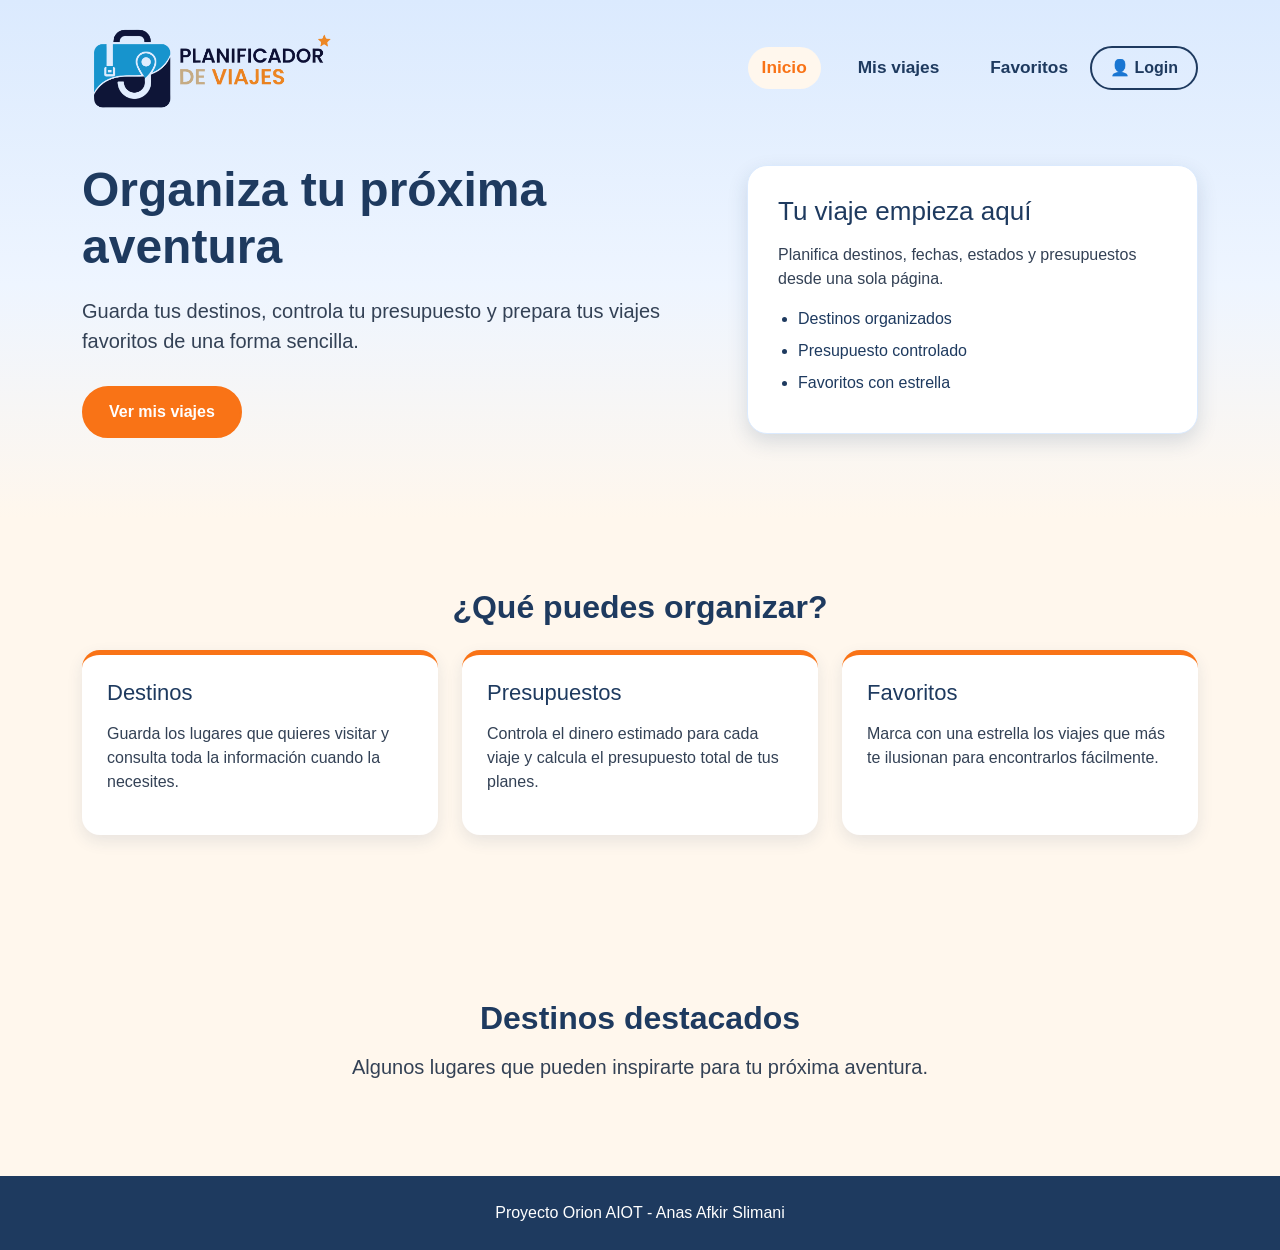
<file: frontend/index.html>
<!doctype html>
<html lang="es">
    <head>
        <meta charset="UTF-8" />
        <meta name="viewport" content="width=device-width, initial-scale=1.0" />
        <title>Planificador de Viajes</title>
        
        <!--Enlace para libreria de Bootstrap-->
        <link href="https://cdn.jsdelivr.net/npm/bootstrap@5.3.0/dist/css/bootstrap.min.css" rel="stylesheet"/>
        <link rel="stylesheet" href="style.css"/>

    </head>

    <body class="pagina-index">
        <div id="contenedor-header"></div>

        <main>
            <section class="container seccion-info">
                <h2>¿Qué puedes organizar?</h2>
                <div id="contenedor-info" class="row mt-4"></div>
            </section>

            <section class="container seccion-destinos">
                <h2>Destinos destacados</h2>

                <p class="texto-seccion">Algunos lugares que pueden inspirarte para tu próxima aventura.</p>

                <div id="contenedor-destinos" class="row mt-4"></div>
            </section>

        </main>

        <div id="contenedor-footer"></div>

        <!--Sirve para conectar mi archivo js con mi pagina html-->

        <script src="config.js"></script>

        <script src="api.js"></script>
        <script src="estructura.js"></script>
        
        <!--Como el navbar se crea en estructura.js lo ponemos despues-->
        <!-- Cargo auth.js para usar login, registro, logout y perfil -->
        <script src="auth.js"></script>
        <!-- Cargo navbar-auth.js para mostrar Login, Registro o Cerrar sesión según el usuario --> 
        <script src="navbar-auth.js"></script>

        <script src="modal.js"></script>
        <script src="campos.js"></script>
        <script src="formulario.js"></script>
        <script src="paginacion.js"></script>
        <script src="filtros.js"></script>
        <script src="app.js"></script>

    </body>
</html>
</file>
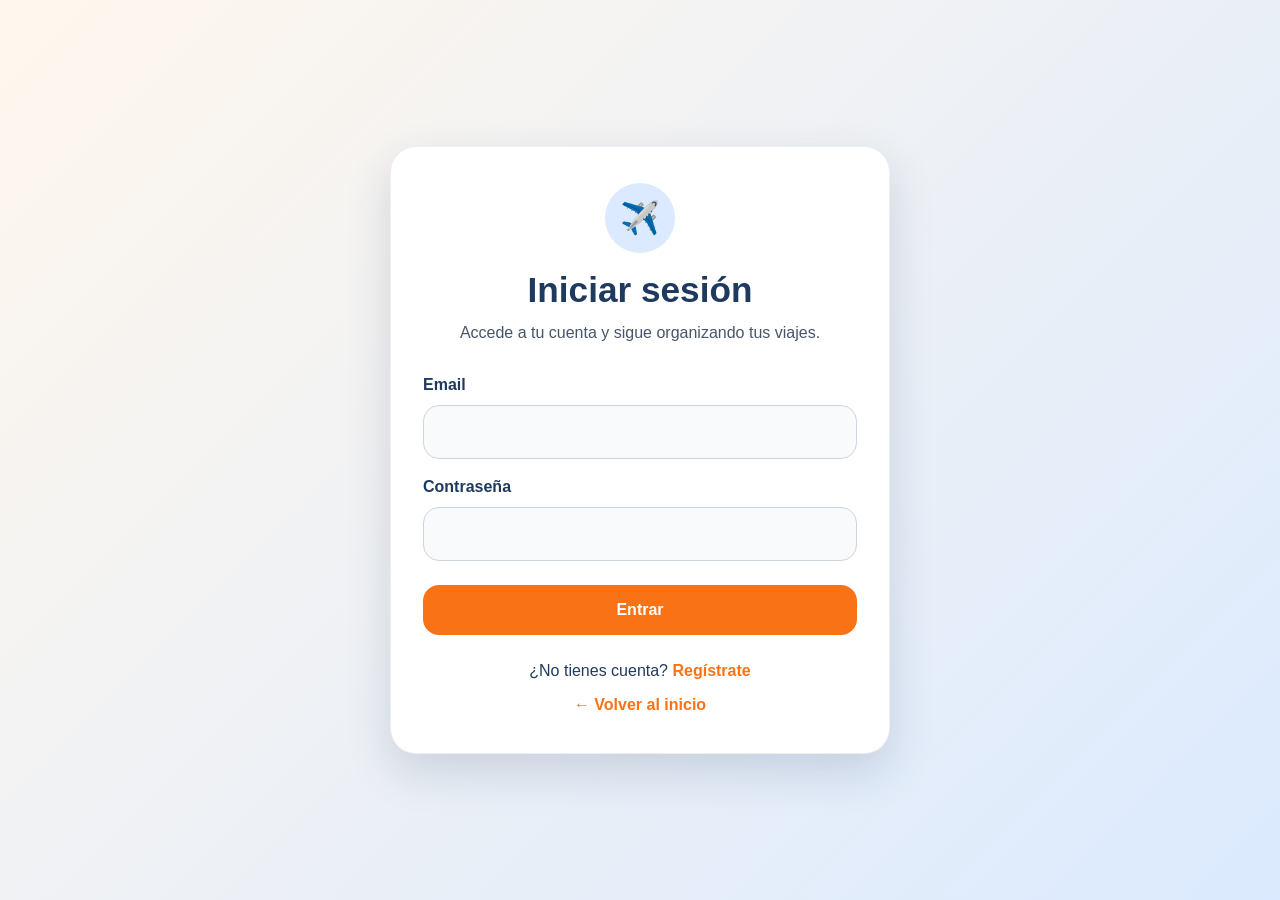
<file: frontend/login.html>
<!DOCTYPE html>
<html lang="es">
<head>
    <meta charset="UTF-8">
    <meta name="viewport" content="width=device-width, initial-scale=1.0">
    <title>Login - Planificador de Viajes</title>

    <link href="https://cdn.jsdelivr.net/npm/bootstrap@5.3.7/dist/css/bootstrap.min.css" rel="stylesheet">
    <link rel="stylesheet" href="style.css">
</head>
<body class="pagina-cargada pagina-auth">

    <main class="contenedor-auth">
        <section class="tarjeta-auth">

            <div class="cabecera-auth">
                <div class="icono-auth">✈️</div>
                <h1>Iniciar sesión</h1>
                <p>Accede a tu cuenta y sigue organizando tus viajes.</p>
            </div>

            <form id="formulario-login" class="form-auth">
                <div class="mb-3">
                    <label for="email-login" class="form-label">Email</label>
                    <input type="email" id="email-login" class="form-control" required>
                </div>

                <div class="mb-3">
                    <label for="password-login" class="form-label">Contraseña</label>
                    <input type="password" id="password-login" class="form-control" required>
                </div>

                <button type="submit" class="btn boton-auth w-100">Entrar</button>

                <p id="mensaje-login" class="mt-3 text-center"></p>
            </form>

            <div class="enlaces-auth">
                <p>
                    ¿No tienes cuenta?
                    <a href="signup.html">Regístrate</a>
                </p>

                <a href="index.html" class="volver-inicio">← Volver al inicio</a>
            </div>

        </section>
    </main>

    <script src="config.js"></script>
    <script src="auth.js"></script>
    <script>
        const formularioLogin = document.getElementById("formulario-login");
        const mensajeLogin = document.getElementById("mensaje-login");

        formularioLogin.addEventListener("submit", async function(evento) {
            evento.preventDefault();

            const email = document.getElementById("email-login").value;
            const password = document.getElementById("password-login").value;

            const resultado = await auth.login(email, password);

            if (resultado.respuesta.ok) {
                mensajeLogin.textContent = "Login correcto";
                mensajeLogin.className = "mt-3 text-center text-success";

                window.location.href = "viajes.html";
            } else {
                mensajeLogin.textContent = resultado.datos.error;
                mensajeLogin.className = "mt-3 text-center text-danger";
            }
        });
    </script>

</body>
</html>
</file>
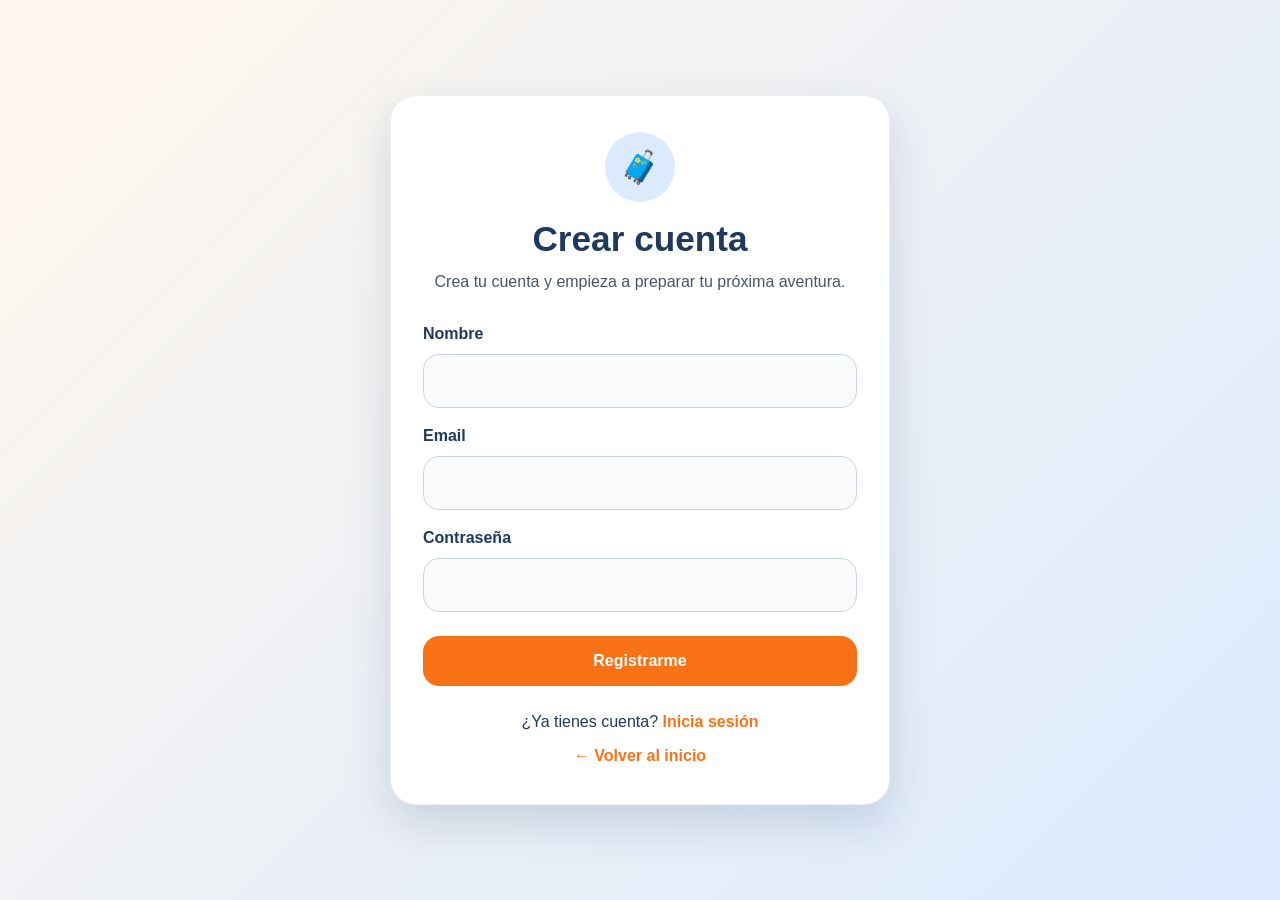
<file: frontend/signup.html>
<!DOCTYPE html>
<html lang="es">
<head>
    <meta charset="UTF-8">
    <meta name="viewport" content="width=device-width, initial-scale=1.0">
    <title>Registro - Planificador de Viajes</title>

    <link href="https://cdn.jsdelivr.net/npm/bootstrap@5.3.7/dist/css/bootstrap.min.css" rel="stylesheet">
    <link rel="stylesheet" href="style.css">
</head>
<body class="pagina-cargada pagina-auth">

    <main class="contenedor-auth">
        <section class="tarjeta-auth">

            <div class="cabecera-auth">
                <div class="icono-auth">🧳</div>
                <h1>Crear cuenta</h1>
                <p>Crea tu cuenta y empieza a preparar tu próxima aventura.</p>
            </div>

            <form id="formulario-signup" class="form-auth">
                <div class="mb-3">
                    <label for="nombre-signup" class="form-label">Nombre</label>
                    <input type="text" id="nombre-signup" class="form-control" required>
                </div>

                <div class="mb-3">
                    <label for="email-signup" class="form-label">Email</label>
                    <input type="email" id="email-signup" class="form-control" required>
                </div>

                <div class="mb-3">
                    <label for="password-signup" class="form-label">Contraseña</label>
                    <input type="password" id="password-signup" class="form-control" required>
                </div>

                <button type="submit" class="btn boton-auth w-100">Registrarme</button>

                <p id="mensaje-signup" class="mt-3 text-center"></p>
            </form>

            <div class="enlaces-auth">
                <p>
                    ¿Ya tienes cuenta?
                    <a href="login.html">Inicia sesión</a>
                </p>

                <a href="index.html" class="volver-inicio">← Volver al inicio</a>
            </div>

        </section>
    </main>

    <script src="config.js"></script>
    <script src="auth.js"></script>
    <script>
        const formularioSignup = document.getElementById("formulario-signup");
        const mensajeSignup = document.getElementById("mensaje-signup");

        formularioSignup.addEventListener("submit", async function(evento) {
            evento.preventDefault();

            const nombre = document.getElementById("nombre-signup").value;
            const email = document.getElementById("email-signup").value;
            const password = document.getElementById("password-signup").value;

            const resultado = await auth.signup(nombre, email, password);

            if (resultado.respuesta.ok) {
                mensajeSignup.textContent = "Usuario registrado correctamente";
                mensajeSignup.className = "mt-3 text-center text-success";

                setTimeout(function() {
                    window.location.href = "login.html";
                }, 1000);
            } else {
                mensajeSignup.textContent = resultado.datos.error;
                mensajeSignup.className = "mt-3 text-center text-danger";
            }
        });
    </script>

</body>
</body>
</html>
</file>
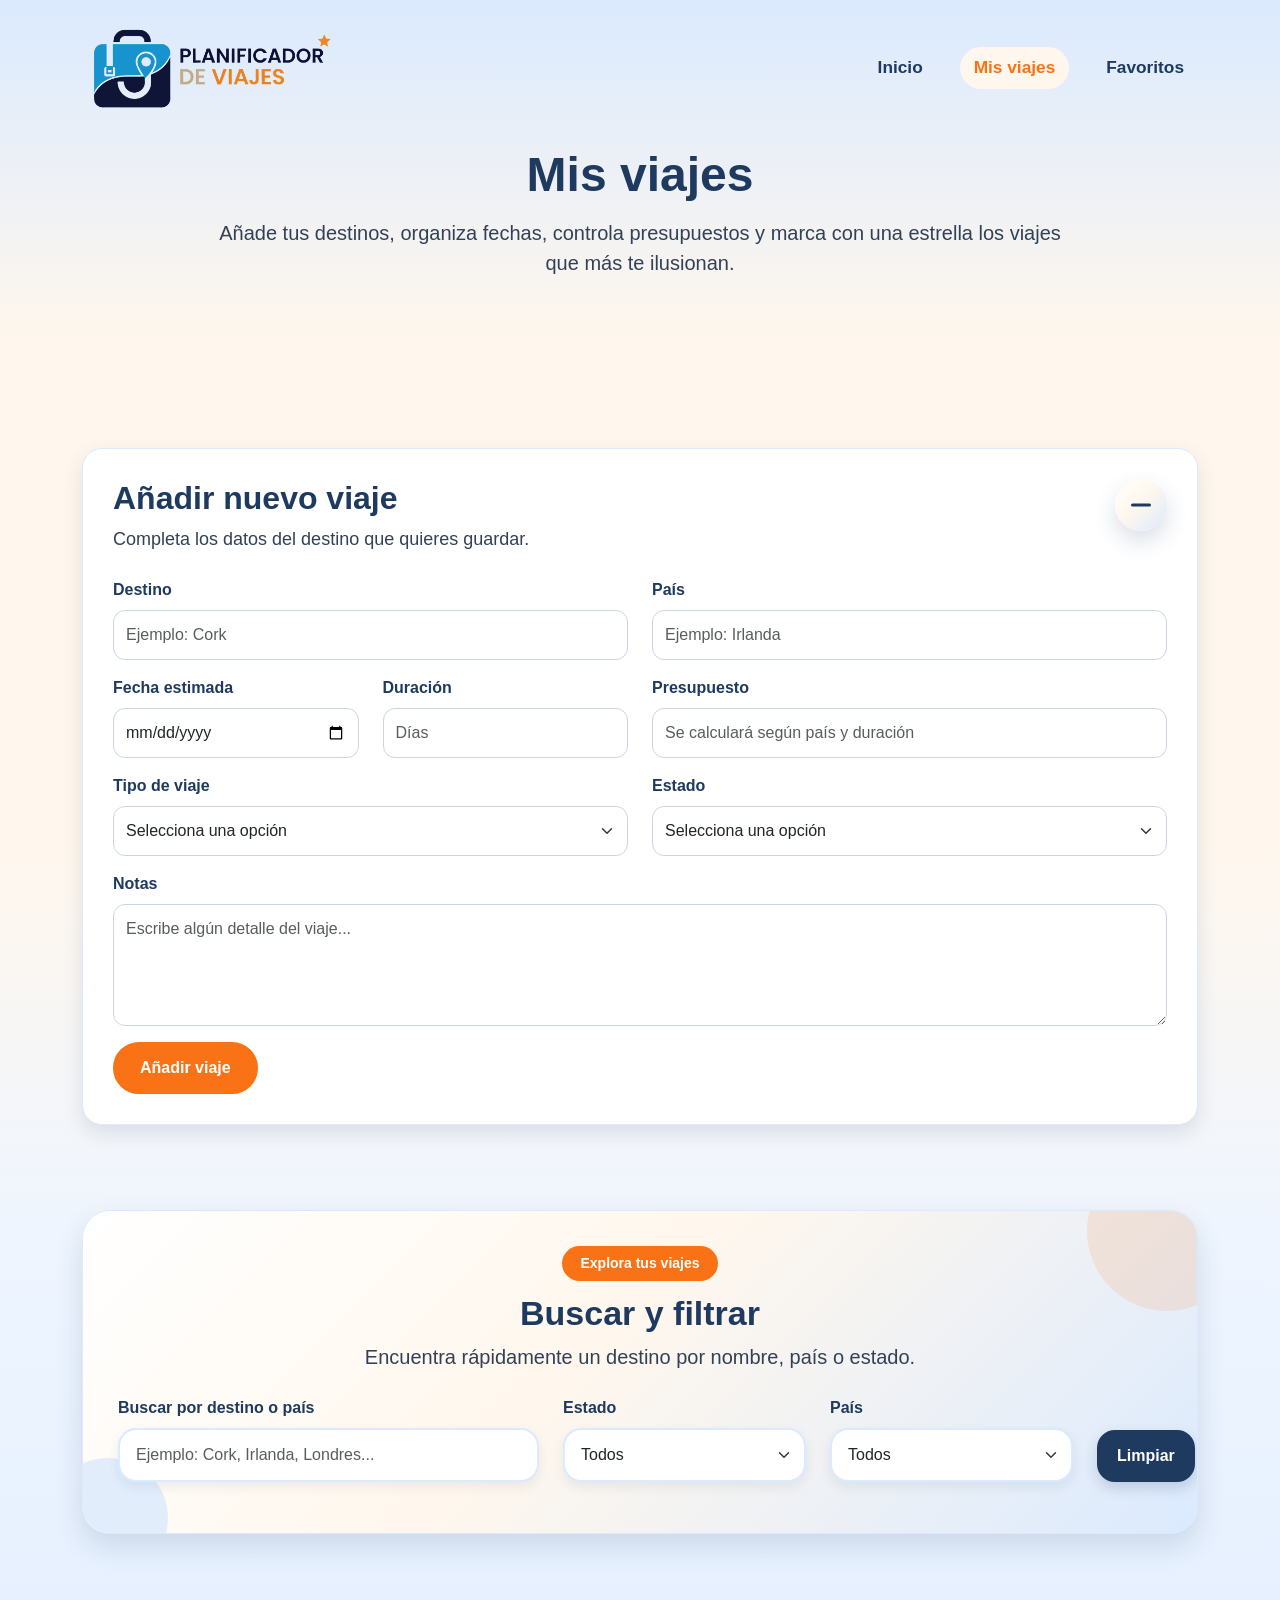
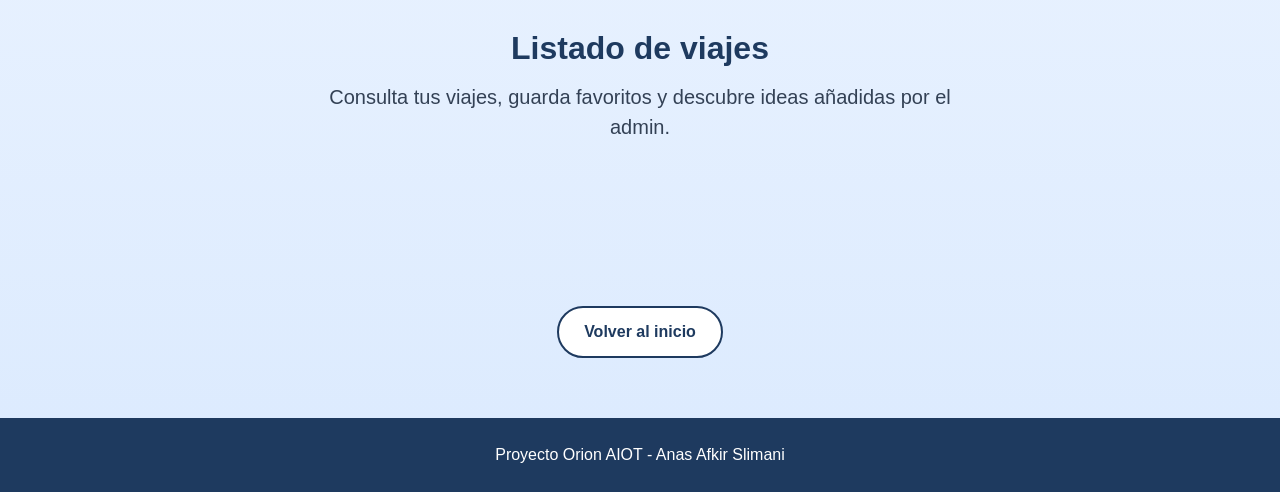
<file: frontend/viajes.html>
<!doctype html>
<html lang="es">
    <head>
        <meta charset="UTF-8" />
        <meta name="viewport" content="width=device-width, initial-scale=1.0" />
        <title>Mis Viajes - Planificador de Viajes</title>

        <link href="https://cdn.jsdelivr.net/npm/bootstrap@5.3.0/dist/css/bootstrap.min.css" rel="stylesheet"/>
        <link rel="stylesheet" href="style.css"/>

    </head>

    <body class="pagina-viajes">
        <div id="contenedor-header"></div>

        <main>
            <section class="container seccion-formulario">
                <!--Formulario para añadir un viaje nuevo-->
                <form class="formulario-viaje" id="formulario-viaje" novalidate>
                    <div class="cabecera-formulario-viaje">
                        <div>
                            <h2>Añadir nuevo viaje</h2>
                            <p class="texto-seccion texto-formulario">
                                Completa los datos del destino que quieres guardar.
                            </p>
                        </div>
                    
                        <button
                            type="button"
                            id="boton-contraer-formulario"
                            class="boton-contraer-formulario"
                            aria-label="Contraer formulario"
                            title="Contraer formulario"
                            onclick="alternarFormularioViaje()"
                        >
                            <span class="icono-toggle-formulario" aria-hidden="true"></span>
                        </button>

                    </div>
                
                    <div id="contenido-formulario-viaje">
                        <div class="row">
                        <div class="col-md-6 mb-3">
                            <label for="destino" class="form-label">Destino</label>
                            <input
                                type="text"
                                class="form-control"
                                id="destino"
                                placeholder="Ejemplo: Cork"
                                required
                            />
                        </div>

                        <div class="col-md-6 mb-3">
                            <label for="pais" class="form-label">País</label>
                            <input
                                type="text"
                                class="form-control"
                                id="pais"
                                placeholder="Ejemplo: Irlanda"
                                required
                            />
                        </div>

                        <div class="col-md-3 mb-3">
                            <label for="fecha" class="form-label">Fecha estimada</label>
                            <input
                                type="date"
                                class="form-control"
                                id="fecha"
                            />
                        </div>

                        <div class="col-md-3 mb-3">
                            <label for="duracion" class="form-label">Duración</label>
                            <input
                                type="number"
                                class="form-control"
                                id="duracion"
                                placeholder="Días"
                                min="1"
                            />
                        </div>

                        <div class="col-md-6 mb-3">
                            <label for="presupuesto" class="form-label">Presupuesto</label>
                            <input
                                type="number"
                                class="form-control"
                                id="presupuesto"
                                placeholder="Se calculará según país y duración"
                                min="0"
                            />
                        </div>

                        <div class="col-md-6 mb-3">
                            <label for="tipo" class="form-label">Tipo de viaje</label>
                            <select id="tipo" class="form-select"></select>
                        </div>

                        <div class="col-md-6 mb-3">
                            <label for="estado" class="form-label">Estado</label>
                            <select id="estado" class="form-select"></select>
                        </div>

                        <div class="col-12 mb-3">
                            <label for="notas" class="form-label">Notas</label>
                            <textarea
                                id="notas"
                                class="form-control"
                                rows="4"
                                placeholder="Escribe algún detalle del viaje..."
                            ></textarea>
                        </div>
                    </div>

                    <button type="submit" class="btn btn-principal">Añadir viaje</button>
                    </div>
                </form>
            </section>

            <section class="container seccion-filtros">
                <div class="caja-filtros">
                    <div class="text-center mb-4">
                        <span class="etiqueta-filtros">Explora tus viajes</span>
                        <h2>Buscar y filtrar</h2>
                        <p class="texto-seccion">
                            Encuentra rápidamente un destino por nombre, país o estado.
                        </p>
                    </div>
                
                    <div class="row align-items-end">
                        <div class="col-lg-5 col-md-12 mb-3">
                            <label for="buscar-viaje" class="form-label">
                                Buscar por destino o país
                            </label>
                            <input
                                type="text"
                                id="buscar-viaje"
                                class="form-control input-filtro"
                                placeholder="Ejemplo: Cork, Irlanda, Londres..."
                            />
                        </div>
                    
                        <div class="col-lg-3 col-md-6 mb-3">
                            <label for="filtro-estado" class="form-label">
                                Estado
                            </label>
                            <select id="filtro-estado" class="form-select input-filtro"></select>
                        </div>
                    
                        <div class="col-lg-3 col-md-6 mb-3">
                            <label for="filtro-pais" class="form-label">
                                País
                            </label>
                            <select id="filtro-pais" class="form-select input-filtro">
                                <option value="">Todos</option>
                            </select>
                        </div>
                    
                        <div class="col-lg-1 col-md-12 mb-3 text-center">
                            <button id="boton-limpiar-filtros" class="btn btn-limpiar-filtros" type="button">
                                Limpiar
                            </button>
                        </div>
                    </div>
                </div>
            </section>

            <!--Viajes destacados prederteminados-->
            <section class="container seccion-listado">
                <h2>Listado de viajes</h2>
                <p class="texto-seccion">Consulta tus viajes, guarda favoritos y descubre ideas añadidas por el admin.</p>

                <div id="contenedor-viajes" class="row mt-4"></div>

                <nav aria-label="Paginación de viajes" class="mt-4">
                    <ul id="paginacion-viajes" class="pagination justify-content-center"></ul>
                </nav>
            </section>
        </main>

        <section class="container seccion-volver-inicio text-center">
            <a href="index.html" class="btn btn-secundario">Volver al inicio</a>
        </section>

        <button
            id="boton-subir-arriba"
            class="boton-subir-arriba"
            type="button"
            aria-label="Subir arriba"
            title="Volver arriba"
        >
            <span class="brillo-boton-subir"></span>

            <svg
                class="icono-boton-subir"
                xmlns="http://www.w3.org/2000/svg"
                viewBox="0 0 24 24"
                fill="none"
                aria-hidden="true"
            >
                <path
                    d="M12 3L15.2 10.8L21 13.2L18.8 15.4L14.2 14.3L12 21L9.8 14.3L5.2 15.4L3 13.2L8.8 10.8L12 3Z"
                    stroke="currentColor"
                    stroke-width="1.7"
                    stroke-linecap="round"
                    stroke-linejoin="round"
                />
                <path
                    d="M12 3V21"
                    stroke="currentColor"
                    stroke-width="1.3"
                    stroke-linecap="round"
                    stroke-linejoin="round"
                    opacity="0.45"
                />
            </svg>
        </button>

        <section id="modal-editar" class="modal-editar oculto">
            <div class="contenido-modal">
                <button id="cerrar-modal" class="cerrar-modal" type="button">×</button>
            
                <h2>Editar viaje</h2>
                <p class="texto-seccion">Modifica los datos del viaje seleccionado.</p>
            
                <!--Formulario para editar viajes existentes-->
                <form class="formulario-editar-viaje">
                    <div class="row">
                        <div class="col-md-6 mb-3">
                            <label for="editar-destino" class="form-label">Destino</label>
                            <input type="text" class="form-control" id="editar-destino" required />
                        </div>
                    
                        <div class="col-md-6 mb-3">
                            <label for="editar-pais" class="form-label">País</label>
                            <input type="text" class="form-control" id="editar-pais" required />
                        </div>
                    
                        <div class="col-md-4 mb-3">
                            <label for="editar-fecha" class="form-label">Fecha estimada</label>
                            <input type="date" class="form-control" id="editar-fecha" />
                        </div>
                    
                        <div class="col-md-4 mb-3">
                            <label for="editar-duracion" class="form-label">Duración</label>
                            <input type="number" class="form-control" id="editar-duracion" min="1" />
                        </div>
                    
                        <div class="col-md-4 mb-3">
                            <label for="editar-presupuesto" class="form-label">Presupuesto</label>
                            <input type="number" class="form-control" id="editar-presupuesto" min="0" />
                        </div>
                    
                        <div class="col-md-6 mb-3">
                            <label for="editar-tipo" class="form-label">Tipo de viaje</label>
                            <select id="editar-tipo" class="form-select"></select>
                        </div>
                    
                        <div class="col-md-6 mb-3">
                            <label for="editar-estado" class="form-label">Estado</label>
                            <select id="editar-estado" class="form-select"></select>
                        </div>
                    
                        <div class="col-12 mb-3">
                            <label for="editar-notas" class="form-label">Notas</label>
                            <textarea
                                id="editar-notas"
                                class="form-control"
                                rows="3"
                            ></textarea>
                        </div>
                    </div>
                
                    <button type="submit" id="boton-actualizar-viaje" class="btn btn-principal">Actualizar viaje</button>
                </form>
            </div>
        </section>

         <!-- Modal de viaje creado correctamente -->
            <div class="modal fade" id="modal-viaje-creado" tabindex="-1" aria-hidden="true">
                <div class="modal-dialog modal-dialog-centered">
                    <div class="modal-content modal-viaje-creado">
                        <div class="modal-header">
                            <h2 class="modal-title fs-5">Viaje creado</h2>
                            <button type="button" class="btn-close" data-bs-dismiss="modal" aria-label="Cerrar"></button>
                        </div>
                    
                        <div class="modal-body">
                            <p>Viaje creado correctamente.</p>
                        </div>
                    
                        <div class="modal-footer">
                            <button type="button" class="btn btn-principal" data-bs-dismiss="modal">
                                Aceptar
                            </button>
                        </div>
                    </div>
                </div>
            </div>

            <!-- Modal de viaje eliminado correctamente -->
            <div class="modal fade" id="modal-viaje-eliminado" tabindex="-1" aria-hidden="true">
                <div class="modal-dialog modal-dialog-centered">
                    <div class="modal-content modal-viaje-eliminado">
                        <div class="modal-header">
                            <h2 class="modal-title fs-5">Viaje eliminado</h2>
                            <button type="button" class="btn-close" data-bs-dismiss="modal" aria-label="Cerrar"></button>
                        </div>
                    
                        <div class="modal-body">
                            <p>Viaje eliminado correctamente.</p>
                        </div>
                    
                        <div class="modal-footer">
                            <button type="button" class="btn btn-principal" data-bs-dismiss="modal">
                                Aceptar
                            </button>
                        </div>
                    </div>
                </div>
            </div>

            <!-- Modal de confirmación para eliminar -->
            <div class="modal fade" id="modal-confirmar-eliminar" tabindex="-1" aria-hidden="true">
                <div class="modal-dialog modal-dialog-centered">
                    <div class="modal-content modal-confirmar-eliminar">
                        <div class="modal-header">
                            <h2 class="modal-title fs-5">Confirmar eliminación</h2>
                            <button type="button" class="btn-close" data-bs-dismiss="modal" aria-label="Cerrar"></button>
                        </div>
                    
                        <div class="modal-body">
                            <p>¿Seguro que quieres eliminar este viaje?</p>
                        </div>
                    
                        <div class="modal-footer">
                            <button type="button" class="btn btn-secundario" data-bs-dismiss="modal">
                                Cancelar
                            </button>
                        
                            <button type="button" class="btn btn-danger" id="boton-confirmar-eliminar">
                                Eliminar
                            </button>
                        </div>
                    </div>
                </div>
            </div>

            <!-- Modal general de avisos -->
            <div class="modal fade" id="modal-aviso" tabindex="-1" aria-hidden="true">
                <div class="modal-dialog modal-dialog-centered">
                    <div class="modal-content modal-aviso">
                        <div class="modal-header">
                            <h2 class="modal-title fs-5" id="modal-aviso-titulo">Aviso</h2>
                            <button type="button" class="btn-close" data-bs-dismiss="modal" aria-label="Cerrar"></button>
                        </div>
                    
                        <div class="modal-body">
                            <p id="modal-aviso-mensaje">Mensaje del aviso.</p>
                        </div>
                    
                        <div class="modal-footer">
                            <button type="button" class="btn btn-principal" data-bs-dismiss="modal">
                                Aceptar
                            </button>
                        </div>
                    </div>
                </div>
            </div>

        <div id="contenedor-footer"></div>

        <script src="https://cdn.jsdelivr.net/npm/bootstrap@5.3.0/dist/js/bootstrap.bundle.min.js"></script>

        <script src="config.js"></script>

        <script src="api.js"></script>
        <script src="estructura.js"></script>

        <script src="auth.js"></script>
        <script src="navbar-auth.js"></script>

        <script src="modal.js"></script>
        <script src="campos.js"></script>
        <script src="formulario.js"></script>
        <script src="paginacion.js"></script>
        <script src="filtros.js"></script>
        <script src="app.js"></script>

        <!--Script para contraer formulario y boton subir-->
        <script>
            function aplicarEstadoFormularioViaje(estaContraido) {
                var botonContraerFormulario = document.getElementById("boton-contraer-formulario");
                var contenidoFormularioViaje = document.getElementById("contenido-formulario-viaje");
                var formularioViaje = document.getElementById("formulario-viaje");
            
                if (!botonContraerFormulario || !contenidoFormularioViaje || !formularioViaje) {
                    return;
                }
            
                if (estaContraido) {
                    contenidoFormularioViaje.classList.add("formulario-contraido");
                    formularioViaje.classList.add("formulario-viaje-contraido");
                    botonContraerFormulario.classList.add("formulario-cerrado");
                
                    botonContraerFormulario.setAttribute("aria-label", "Abrir formulario");
                    botonContraerFormulario.setAttribute("title", "Abrir formulario para añadir viaje");
                
                    localStorage.setItem("formularioViajeContraido", "si");
                } else {
                    contenidoFormularioViaje.classList.remove("formulario-contraido");
                    formularioViaje.classList.remove("formulario-viaje-contraido");
                    botonContraerFormulario.classList.remove("formulario-cerrado");
                
                    botonContraerFormulario.setAttribute("aria-label", "Contraer formulario");
                    botonContraerFormulario.setAttribute("title", "Contraer formulario");
                
                    localStorage.setItem("formularioViajeContraido", "no");
                }
            }
        
            function alternarFormularioViaje() {
                var contenidoFormularioViaje = document.getElementById("contenido-formulario-viaje");
            
                if (!contenidoFormularioViaje) {
                    return;
                }
            
                var estaContraido = contenidoFormularioViaje.classList.contains("formulario-contraido");
            
                aplicarEstadoFormularioViaje(!estaContraido);
            }
        
            function cargarEstadoFormularioViaje() {
                var estadoGuardado = localStorage.getItem("formularioViajeContraido");
            
                if (estadoGuardado == "si") {
                    aplicarEstadoFormularioViaje(true);
                }
            }
        
            function configurarBotonSubirArriba() {
                var botonSubirArriba = document.getElementById("boton-subir-arriba");
            
                if (!botonSubirArriba) {
                    return;
                }
            
                botonSubirArriba.addEventListener("click", function () {
                    window.scrollTo({
                        top: 0,
                        behavior: "smooth"
                    });
                });
            
                window.addEventListener("scroll", function () {
                    if (window.scrollY > 350) {
                        botonSubirArriba.classList.add("boton-subir-visible");
                    } else {
                        botonSubirArriba.classList.remove("boton-subir-visible");
                    }
                });
            
                if (window.scrollY > 350) {
                    botonSubirArriba.classList.add("boton-subir-visible");
                }
            }
        
            document.addEventListener("DOMContentLoaded", function () {
                cargarEstadoFormularioViaje();
                configurarBotonSubirArriba();
            });
        </script>

    </body>
</html>
</file>
<file: frontend/style.css>
body {
    opacity: 0;
    transition: opacity 0.3s ease;
    margin: 0;
    font-family: Arial, sans-serif;
    background-color: #fff7ed;
    color: #1e3a5f;
}

body.pagina-cargada {
    opacity: 1;
}

h1,
h2,
h3 {
    color: #1e3a5f;
}

p {
    color: #334155;
}

.cabecera-principal {
    background: linear-gradient(180deg, #dbeafe 0%, #eef5ff 55%, #fff7ed 100%);
    padding-bottom: 80px;
}

.navbar {
    padding: 25px 0 0 0;
}

.navbar-brand {
    font-weight: bold;
    color: #1e3a5f;
    font-size: 22px;
}

.navbar-brand:hover {
    color: #f97316;
}

.nav-link {
    color: #1e3a5f;
    font-weight: bold;
    margin-left: 15px;
    font-size: 21px;
}

.nav-link:hover {
    color: #f97316;
}

.nav-link.active {
    color: #f97316;
}


.hero {
    padding-top: 25px;
}

.hero h1 {
    font-size: 48px;
    font-weight: bold;
    margin-bottom: 20px;
}

.subtitulo {
    font-size: 20px;
    margin-bottom: 30px;
    max-width: 600px;
}

.botones-hero {
    margin-top: 25px;
}

.btn-principal {
    background-color: #f97316;
    color: white;
    border: 2px solid #f97316;
    padding: 12px 25px;
    border-radius: 30px;
    font-weight: bold;
    margin-right: 10px;
}

.btn-principal:hover {
    background-color: #ea580c;
    border-color: #ea580c;
    color: white;
}

.btn-secundario {
    background-color: white;
    color: #1e3a5f;
    border: 2px solid #1e3a5f;
    padding: 12px 25px;
    border-radius: 30px;
    font-weight: bold;
}

.btn-secundario:hover {
    background-color: #1e3a5f;
    color: white;
}

.tarjeta-resumen {
    background-color: white;
    border-radius: 20px;
    padding: 30px;
    box-shadow: 0 8px 20px rgba(30, 58, 95, 0.15);
    border: 1px solid #dbeafe;
}

.tarjeta-resumen h2 {
    font-size: 26px;
    margin-bottom: 15px;
}

.tarjeta-resumen ul {
    padding-left: 20px;
    margin-bottom: 0;
}

.tarjeta-resumen li {
    margin-bottom: 8px;
}

.seccion-info,
.seccion-destinos {
    padding-top: 70px;
    padding-bottom: 70px;
}

.seccion-info h2,
.seccion-destinos h2 {
    text-align: center;
    font-weight: bold;
    margin-bottom: 15px;
}

.texto-seccion {
    text-align: center;
    max-width: 650px;
    margin: auto;
    font-size: 20px;
}

.caja-info {
    background-color: white;
    padding: 25px;
    border-radius: 18px;
    height: 100%;
    box-shadow: 0 6px 16px rgba(30, 58, 95, 0.10);
    border-top: 5px solid #f97316;
}

.caja-info h3 {
    font-size: 22px;
    margin-bottom: 15px;
}

.caja-info:hover {
    transform: translateY(-5px);
}

.card-destino {
    border: none;
    border-radius: 20px;
    overflow: hidden;
    height: 100%;
    box-shadow: 0 8px 20px rgba(30, 58, 95, 0.12);
}

.card-destino img {
    height: 300px;
    object-fit: cover;
}

.card-destino .card-body {
    padding: 25px;
}

.card-destino .card-title {
    font-size: 24px;
    font-weight: bold;
}

.card-destino:hover {
    transform: translateY(-5px);
}

.llamada-accion {
    background: linear-gradient(180deg, #fff7ed 0%, #eef5ff 45%, #dbeafe 100%);
    padding: 80px 0 60px 0;
}

.llamada-accion h2 {
    font-weight: bold;
    margin-bottom: 15px;
}

.llamada-accion p {
    margin-bottom: 25px;
}

.pie-pagina {
    background-color: #1e3a5f;
    color: white;
    text-align: center;
    padding: 25px 0;
}

.pie-pagina p {
    margin: 0;
    color: white;
}

@media (max-width: 768px) {
    .hero {
        padding-top: 35px;
        text-align: center;
    }

    .hero h1 {
        font-size: 36px;
    }

    .subtitulo {
        font-size: 18px;
        margin: auto;
        margin-bottom: 25px;
    }

    .tarjeta-resumen {
        margin-top: 35px;
        text-align: left;
    }

    .btn-principal,
    .btn-secundario {
        display: block;
        margin: 10px auto;
        width: 80%;
    }

    .navbar-nav {
        text-align: center;
    }

    .nav-link {
        margin-left: 0;
    }
}

/* Página viajes */

.cabecera-viajes {
    background: linear-gradient(180deg, #dbeafe 0%, #fff7ed 100%);
    padding-bottom: 35px;
}

.hero-viajes {
    padding-top: 10px;
    padding-bottom: 35px;
    text-align: center;
}

.hero-viajes h1 {
    font-size: 48px;
    font-weight: bold;
    margin-bottom: 15px;
}

.hero-viajes p {
    max-width: 850px;
    margin: 0 auto;
    font-size: 20px;
}   

/* Formulario */

.seccion-formulario {
    padding-top: 70px;
    padding-bottom: 50px;
}

.seccion-formulario h2,
.seccion-presupuesto h2,
.seccion-listado h2 {
    text-align: center;
    font-weight: bold;
    margin-bottom: 15px;
}

.formulario-viaje {
    background-color: white;
    padding: 30px;
    border-radius: 20px;
    box-shadow: 0 8px 20px rgba(30, 58, 95, 0.12);
    border: 1px solid #dbeafe;
    margin-top: 30px;
}

.form-label {
    font-weight: bold;
    color: #1e3a5f;
}

.form-control,
.form-select {
    border-radius: 12px;
    border: 1px solid #cbd5e1;
    padding: 12px;
}

.form-control:focus,
.form-select:focus {
    background-color: #fff7ed;
    border-color: #f97316;
    box-shadow: 0 0 0 3px rgba(249, 115, 22, 0.20);
}

/* Presupuestos */

.seccion-presupuesto {
    padding-top: 40px;
    padding-bottom: 50px;
}

.caja-presupuesto {
    background-color: #dbeafe;
    padding: 25px;
    border-radius: 18px;
    text-align: center;
    height: 100%;
    box-shadow: 0 6px 16px rgba(30, 58, 95, 0.10);
}

.caja-presupuesto h3 {
    font-size: 19px;
    margin-bottom: 10px;
}

.caja-presupuesto p {
    color: #f97316;
    font-size: 28px;
    font-weight: bold;
    margin: 0;
}

/* Listado de viajes */

.seccion-listado {
    padding-top: 50px;
    padding-bottom: 80px;
}

.card-viaje {
    border: none;
    border-radius: 20px;
    overflow: hidden;
    height: 100%;
    box-shadow: 0 8px 20px rgba(30, 58, 95, 0.12);
}

.card-viaje img {
    height: 350px;
    object-fit: cover;
}

.card-viaje .card-body {
    padding: 25px;
}

.titulo-card-viaje {
    display: flex;
    justify-content: space-between;
    align-items: center;
}

.titulo-card-viaje h3 {
    margin: 0;
    font-weight: bold;
}

.estrella {
    color: #f97316;
    font-size: 28px;
}

.pais-viaje {
    color: #1e3a5f;
    font-weight: bold;
    margin-top: 5px;
}

.datos-viaje {
    padding-left: 20px;
    margin-top: 15px;
}

.datos-viaje li {
    margin-bottom: 6px;
}

.botones-card {
    display: flex;
    justify-content: space-between;
    gap: 8px;
    margin-top: 20px;
    flex-wrap: wrap;
}

.btn-editar {
    background-color: #dbeafe;
    color: #1e3a5f;
    border: 2px solid #dbeafe;
    font-weight: bold;
    border-radius: 20px;
    padding: 8px 18px;
}

.btn-editar:hover {
    background-color: #1e3a5f;
    color: white;
}

.btn-eliminar {
    background-color: white;
    color: #f97316;
    border: 2px solid #f97316;
    font-weight: bold;
    border-radius: 20px;
    padding: 8px 18px;
}

.btn-eliminar:hover {
    background-color: #f97316;
    color: white;
}

.card-viaje:hover {
    transform: translateY(-5px);
}

/* Responsive viajes */

@media (max-width: 768px) {
    .hero-viajes h1 {
        font-size: 34px;
    }

    .hero-viajes p {
        font-size: 17px;
    }

    .formulario-viaje {
        padding: 22px;
    }

    .botones-card {
        display: block;
    }

    .btn-editar,
    .btn-eliminar {
        width: 100%;
        margin-bottom: 10px;
    }
}

.pagina-viajes {
    background: linear-gradient(180deg, #fff7ed 0%, #fff7ed 40%, #eef5ff 60%, #dbeafe 100%);
}

.logo-web img {
    width: 280px;
    height: auto;
    object-fit: contain;
    transition: transform 0.3s ease, filter 0.3s ease;
}

.logo-web img:hover {
    transform: scale(1.04) translateY(-2px);
    filter: brightness(1.08);
}



@media (max-width: 768px) {
    .logo-web img {
        width: 190px;
    }

    .navbar {
        padding: 18px 0 5px 0;
    }
}

.seccion-volver-inicio {
    padding-top: 20px;
    padding-bottom: 60px;
}

.boton-estrella {
    background-color: transparent;
    border: none;
    padding: 0;
    margin: 0;
    color: #f97316;
    font-size: 30px;
    line-height: 1;
    cursor: pointer;
}

.boton-estrella:hover {
    transform: scale(1.15);
}

.boton-estrella:focus {
    outline: none;
    box-shadow: none;
}

.imagen-logo2 {
    object-fit: contain !important;
    background-color: #fff7ed;
    padding: 25px;
}

.mensaje-vacio {
    background-color: white;
    border-radius: 20px;
    padding: 40px;
    text-align: center;
    box-shadow: 0 8px 20px rgba(30, 58, 95, 0.12);
    border: 1px solid #dbeafe;
}

.mensaje-vacio h3 {
    margin-bottom: 15px;
}

.modal-editar {
    position: fixed;
    top: 0;
    left: 0;
    width: 100%;
    height: 100vh;

    background-color: rgba(30, 58, 95, 0.45);

    display: flex;
    justify-content: center;
    align-items: center;

    z-index: 1000;
    padding: 20px;
}

.oculto {
    display: none;
}

.contenido-modal {
    background-color: white;
    width: 90%;
    max-width: 850px;
    max-height: 90vh;
    overflow: auto;

    padding: 30px;
    border-radius: 20px;
    box-shadow: 0 8px 25px rgba(30, 58, 95, 0.25);
    border: 1px solid #dbeafe;

    position: relative;
}

.contenido-modal h2 {
    text-align: center;
    font-weight: bold;
    margin-bottom: 10px;
}

.cerrar-modal {
    position: absolute;
    top: 15px;
    right: 20px;

    background-color: transparent;
    border: none;
    color: #1e3a5f;

    font-size: 32px;
    font-weight: bold;
    cursor: pointer;
}

.cerrar-modal:hover {
    color: #f97316;
}

@media (max-width: 768px) {
    .contenido-modal {
        padding: 22px;
    }
}

.btn-leer {
    background-color: #fff7ed;
    color: #1e3a5f;
    border: 2px solid #f97316;
    font-weight: bold;
    border-radius: 20px;
    padding: 8px 18px;
}

.btn-leer:hover {
    background-color: #f97316;
    color: white;
}

.pagination {
    gap: 10px;
}

.pagination .page-item .page-link {
    color: #1e3a5f;
    background-color: #ffffff;
    border: 2px solid #dbeafe;
    font-weight: bold;
    border-radius: 18px;
    padding: 12px 18px;
    box-shadow: 0 6px 14px rgba(30, 58, 95, 0.12);
    transition: all 0.3s ease;
}

.pagination .page-item .page-link:hover {
    color: white;
    background-color: #f97316;
    border-color: #f97316;
    transform: translateY(-3px);
    box-shadow: 0 8px 18px rgba(249, 115, 22, 0.35);
}

.pagination .page-item.active .page-link {
    color: white;
    background-color: #f97316;
    border-color: #f97316;
    transform: scale(1.08);
    box-shadow: 0 8px 20px rgba(249, 115, 22, 0.40);
}

.pagination .page-item.disabled .page-link {
    color: #94a3b8;
    background-color: #f8fafc;
    border-color: #e2e8f0;
    box-shadow: none;
    transform: none;
}

.seccion-filtros {
    padding-top: 35px;
    padding-bottom: 45px;
}

.caja-filtros {
    background: linear-gradient(135deg, #ffffff 0%, #fff7ed 45%, #dbeafe 100%);
    border: 1px solid #dbeafe;
    border-radius: 28px;
    padding: 35px;
    box-shadow: 0 12px 28px rgba(30, 58, 95, 0.14);
    position: relative;
    overflow: hidden;
}

.caja-filtros::before {
    content: "";
    position: absolute;
    width: 160px;
    height: 160px;
    background-color: rgba(249, 115, 22, 0.12);
    border-radius: 50%;
    top: -60px;
    right: -50px;
}

.caja-filtros::after {
    content: "";
    position: absolute;
    width: 120px;
    height: 120px;
    background-color: rgba(219, 234, 254, 0.8);
    border-radius: 50%;
    bottom: -45px;
    left: -35px;
}

.caja-filtros .row,
.caja-filtros h2,
.caja-filtros p,
.caja-filtros .etiqueta-filtros {
    position: relative;
    z-index: 1;
}

.etiqueta-filtros {
    display: inline-block;
    background-color: #f97316;
    color: white;
    padding: 7px 18px;
    border-radius: 30px;
    font-weight: bold;
    font-size: 14px;
    margin-bottom: 12px;
}

.caja-filtros h2 {
    font-size: 34px;
    font-weight: bold;
    margin-bottom: 8px;
}

.input-filtro {
    border-radius: 18px;
    border: 2px solid #dbeafe;
    padding: 13px 16px;
    background-color: white;
    box-shadow: 0 5px 12px rgba(30, 58, 95, 0.08);
}

.input-filtro:focus {
    border-color: #f97316;
    box-shadow: 0 0 0 4px rgba(249, 115, 22, 0.18);
}

.btn-limpiar-filtros {
    background-color: #1e3a5f;
    color: white;
    border: 2px solid #1e3a5f;
    border-radius: 18px;
    padding: 12px 18px;
    font-weight: bold;
    box-shadow: 0 6px 14px rgba(30, 58, 95, 0.18);
    transition: all 0.3s ease;
}

.btn-limpiar-filtros:hover {
    background-color: #f97316;
    border-color: #f97316;
    color: white;
    transform: translateY(-3px);
    box-shadow: 0 8px 18px rgba(249, 115, 22, 0.35);
}

@media (max-width: 768px) {
    .caja-filtros {
        padding: 25px;
    }

    .caja-filtros h2 {
        font-size: 28px;
    }

    .btn-limpiar-filtros {
        width: 100%;
    }
}

/*Estilos Log-in, Log-out & Sign-in*/

.navbar-viajes {
    padding: 18px 0;
}

.logo-web img {
    width: 260px;
    max-width: 100%;
}

.enlace-navbar {
    color: #1e3a5f;
    font-weight: 700;
    font-size: 1.08rem;
    padding: 8px 14px !important;
    border-radius: 999px;
    transition: 0.2s;
}

.enlace-navbar:hover,
.enlace-navbar.active {
    background-color: #fff7ed;
    color: #f97316 !important;
}

.btn-login-navbar,
.btn-signup-navbar,
.btn-logout-navbar {
    border-radius: 999px;
    padding: 8px 18px;
    font-weight: 700;
    transition: 0.2s;
    text-decoration: none;
}

.btn-login-navbar {
    color: #1e3a5f;
    border: 2px solid #1e3a5f;
    background-color: transparent;
}

.btn-login-navbar:hover {
    background-color: #1e3a5f;
    color: white;
}

.btn-signup-navbar {
    background-color: #f97316;
    color: white;
    border: 2px solid #f97316;
}

.btn-signup-navbar:hover {
    background-color: #ea580c;
    border-color: #ea580c;
    color: white;
}

.btn-logout-navbar {
    background-color: #f97316;
    color: white;
    border: 2px solid #f97316;
}

.btn-logout-navbar:hover {
    background-color: #ea580c;
    border-color: #ea580c;
    color: white;
}

.usuario-navbar {
    display: inline-block;
    background-color: #fff7ed;
    color: #1e3a5f;
    font-weight: 700;
    padding: 8px 16px;
    border-radius: 999px;
    border: 2px solid rgba(30, 58, 95, 0.15);
    box-shadow: 0 6px 14px rgba(30, 58, 95, 0.16);
    transition: transform 0.25s ease, box-shadow 0.25s ease;
    text-decoration: none !important;
}

.usuario-navbar:hover {
    transform: translateY(-2px);
    box-shadow: 0 9px 18px rgba(30, 58, 95, 0.22);
    text-decoration: none !important;
    color: #1e3a5f;
}

/*Estilos para las paginas Log-in & Sign-up*/
.pagina-auth {
    background: linear-gradient(135deg, #fff7ed 0%, #dbeafe 100%);
    min-height: 100vh;
}

.contenedor-auth {
    min-height: 100vh;
    display: flex;
    justify-content: center;
    align-items: center;
    padding: 40px 20px;
}

.tarjeta-auth {
    width: 100%;
    max-width: 500px;
    background-color: white;
    border-radius: 26px;
    padding: 36px 32px;
    box-shadow: 0 18px 45px rgba(30, 58, 95, 0.16);
    border: 1px solid rgba(30, 58, 95, 0.08);
}

.cabecera-auth {
    text-align: center;
    margin-bottom: 28px;
}

.icono-auth {
    width: 70px;
    height: 70px;
    margin: 0 auto 16px;
    border-radius: 50%;
    background-color: #dbeafe;
    color: #1e3a5f;
    display: flex;
    justify-content: center;
    align-items: center;
    font-size: 2rem;
}

.cabecera-auth h1 {
    color: #1e3a5f;
    font-weight: 700;
    font-size: 2.2rem;
    margin-bottom: 10px;
}

.cabecera-auth p {
    color: #475569;
    margin-bottom: 0;
}

.form-auth label {
    color: #1e3a5f;
    font-weight: 700;
}

.form-auth .form-control {
    min-height: 54px;
    border-radius: 16px;
    border: 1px solid #cbd5e1;
    background-color: #f8fafc;
    padding: 12px 15px;
}

.form-auth .form-control:focus {
    border-color: #f97316;
    box-shadow: 0 0 0 0.2rem rgba(249, 115, 22, 0.15);
    background-color: white;
}

.boton-auth {
    background-color: #f97316;
    border: none;
    border-radius: 16px;
    padding: 13px;
    color: white;
    font-weight: 700;
    margin-top: 8px;
}

.boton-auth:hover {
    background-color: #ea580c;
    color: white;
}

.enlaces-auth {
    text-align: center;
    margin-top: 24px;
}

.enlaces-auth p {
    color: #1e3a5f;
    margin-bottom: 10px;
}

.enlaces-auth a {
    color: #f97316;
    font-weight: 700;
    text-decoration: none;
}

.enlaces-auth a:hover {
    text-decoration: underline;
}

.volver-inicio {
    display: inline-block;
}

/* Formulario contraible de viajes */

.cabecera-formulario-viaje {
    display: flex;
    justify-content: space-between;
    align-items: flex-start;
    gap: 20px;
    margin-bottom: 25px;
}

.cabecera-formulario-viaje h2 {
    text-align: left;
    margin-bottom: 8px;
}

.texto-formulario {
    text-align: left;
    margin: 0;
    max-width: none;
    font-size: 18px;
}

/*Boton para contraer formulario*/

.boton-contraer-formulario {
    width: 52px;
    height: 52px;
    min-width: 52px;
    border: none;
    border-radius: 50%;
    background: linear-gradient(135deg, #ffffff 0%, #fff7ed 45%, #dbeafe 100%);
    color: #1e3a5f;
    box-shadow: 0 10px 22px rgba(30, 58, 95, 0.16);
    cursor: pointer;
    position: relative;
    overflow: hidden;

    display: flex;
    justify-content: center;
    align-items: center;

    transition: transform 0.25s ease, box-shadow 0.25s ease, background 0.25s ease;
}

.boton-contraer-formulario:hover {
    transform: translateY(-3px) scale(1.05);
    box-shadow: 0 14px 26px rgba(30, 58, 95, 0.22);
    background: linear-gradient(135deg, #ffffff 0%, #ffe8d6 45%, #dbeafe 100%);
}

.icono-toggle-formulario {
    position: relative;
    width: 20px;
    height: 20px;
    display: block;
    transition: transform 0.25s ease;
}

.icono-toggle-formulario::before,
.icono-toggle-formulario::after {
    content: "";
    position: absolute;
    left: 50%;
    top: 50%;
    background-color: currentColor;
    border-radius: 999px;
    transform: translate(-50%, -50%);
    transition: transform 0.25s ease, opacity 0.25s ease;
}

/* Barra horizontal visible siempre */
.icono-toggle-formulario::before {
    width: 20px;
    height: 2.8px;
}

/* Segunda barra: empieza escondida y girada */
.icono-toggle-formulario::after {
    width: 20px;
    height: 2.8px;
    opacity: 0;
    transform: translate(-50%, -50%) rotate(0deg);
}

/* Cuando el formulario está cerrado, aparece la segunda barra girada vertical */
.boton-contraer-formulario.formulario-cerrado .icono-toggle-formulario::after {
    opacity: 1;
    transform: translate(-50%, -50%) rotate(90deg);
}

/* Pequeño giro del icono completo al pasar el ratón */
.boton-contraer-formulario:hover .icono-toggle-formulario {
    transform: rotate(90deg);
}

.boton-contraer-formulario.formulario-cerrado {
    color: #f97316;
}

.boton-contraer-formulario.formulario-cerrado .icono-toggle-formulario::after {
    opacity: 1;
}

/* Boton para subir arriba en viajes */
.boton-subir-arriba {
    position: fixed;
    right: 28px;
    bottom: 28px;
    width: 68px;
    height: 68px;
    border: none;
    border-radius: 50%;
    background: linear-gradient(135deg, #ffffff 0%, #fff7ed 45%, #dbeafe 100%);
    color: #1e3a5f;
    box-shadow: 0 10px 24px rgba(30, 58, 95, 0.20);
    cursor: pointer;
    z-index: 900;

    display: flex;
    justify-content: center;
    align-items: center;

    overflow: hidden;
    transition: transform 0.25s ease, box-shadow 0.25s ease, background 0.25s ease;
}

.boton-subir-arriba:hover {
    transform: translateY(-6px) scale(1.08);
    box-shadow: 0 16px 30px rgba(30, 58, 95, 0.28);
    background: linear-gradient(135deg, #ffffff 0%, #ffe8d6 45%, #dbeafe 100%);
    color: #f97316;
}

.boton-subir-arriba:active {
    transform: translateY(-2px) scale(1.03);
}

.icono-boton-subir {
    width: 30px;
    height: 30px;
    position: relative;
    z-index: 2;
    transition: transform 0.25s ease;
}

.boton-subir-arriba:hover .icono-boton-subir {
    transform: rotate(-8deg) translateY(-2px);
}

.brillo-boton-subir {
    position: absolute;
    top: -18px;
    left: -30px;
    width: 36px;
    height: 110px;
    background: rgba(255, 255, 255, 0.55);
    transform: rotate(25deg);
    transition: left 0.45s ease;
    z-index: 1;
}

.boton-subir-arriba:hover .brillo-boton-subir {
    left: 78px;
}

@media (max-width: 768px) {
    .boton-subir-arriba {
        right: 18px;
        bottom: 18px;
        width: 58px;
        height: 58px;
    }

    .icono-boton-subir {
        width: 26px;
        height: 26px;
    }
}

/* Estado cerrado del formulario de viajes */

.formulario-contraido {
    display: none !important;
}

.formulario-viaje-contraido {
    padding-bottom: 18px;
}

.boton-subir-arriba {
    opacity: 0;
    pointer-events: none;
}

.boton-subir-arriba.boton-subir-visible {
    opacity: 1;
    pointer-events: auto;
}

/* Mejoras visuales de interacción */

/* Animacion suave al cargar tarjetas */
.card-viaje,
.card-destino,
.caja-info,
.mensaje-vacio {
    animation: aparecer-suave 0.45s ease;
}

@keyframes aparecer-suave {
    from {
        opacity: 0;
        translate: 0 14px;
    }

    to {
        opacity: 1;
        translate: 0 0;
    }
}

/* Hover de tarjetas */

.card-viaje,
.card-destino,
.caja-info {
    transition: transform 0.25s ease, box-shadow 0.25s ease;
}

.card-viaje:hover,
.card-destino:hover,
.caja-info:hover {
    transform: translateY(-6px);
    box-shadow: 0 14px 30px rgba(30, 58, 95, 0.18);
}

/* Transiciones suaves */
.card-viaje,
.card-destino,
.caja-info {
    transition: transform 0.25s ease, box-shadow 0.25s ease;
}

/* Hover de tarjetas */
.card-viaje:hover,
.card-destino:hover,
.caja-info:hover {
    transform: translateY(-6px);
    box-shadow: 0 14px 30px rgba(30, 58, 95, 0.18);
}

/* Inputs mas suaves */
.form-control,
.form-select {
    transition: border-color 0.25s ease, box-shadow 0.25s ease, background-color 0.25s ease;
}

/* Efecto click en botones */
.btn-principal:active,
.btn-secundario:active,
.btn-editar:active,
.btn-eliminar:active,
.btn-leer:active,
.btn-limpiar-filtros:active,
.boton-estrella:active {
    transform: scale(0.96);
}

/* Favoritos mas expresivo */
.boton-estrella {
    transition: transform 0.25s ease, color 0.25s ease;
}

.boton-estrella:hover {
    transform: scale(1.2) rotate(8deg);
    color: #f97316;
}

/* Pagina perfil */

.pagina-perfil {
    background-color: #fff7ed;
}

.seccion-perfil {
    padding-top: 70px;
    padding-bottom: 80px;
}

.cabecera-perfil {
    margin-bottom: 40px;
}

.cabecera-perfil h1 {
    font-size: 56px;
    font-weight: bold;
    color: #1e3a5f;
    margin-top: 18px;
    margin-bottom: 12px;
}

.cabecera-perfil p {
    font-size: 20px;
    color: #1e3a5f;
    max-width: 760px;
    margin: auto;
}

.tarjeta-perfil {
    background-color: #ffffff;
    border-radius: 24px;
    border: 1px solid #dbeafe;
    box-shadow: 0 10px 24px rgba(30, 58, 95, 0.14);
    padding: 30px;
    transition: transform 0.25s ease, box-shadow 0.25s ease;
}

.tarjeta-perfil:hover {
    transform: translateY(-5px);
    box-shadow: 0 14px 30px rgba(30, 58, 95, 0.20);
}

.icono-perfil {
    width: 78px;
    height: 78px;
    border-radius: 50%;
    background: linear-gradient(135deg, #fff7ed 0%, #dbeafe 100%);
    display: flex;
    justify-content: center;
    align-items: center;
    font-size: 34px;
    margin-bottom: 20px;
    box-shadow: 0 8px 18px rgba(30, 58, 95, 0.14);
}

.tarjeta-perfil h2 {
    color: #1e3a5f;
    font-size: 28px;
    font-weight: bold;
    margin-bottom: 10px;
}

.correo-perfil {
    font-size: 18px;
    color: #475569;
    margin-bottom: 22px;
}

.dato-perfil {
    display: flex;
    justify-content: space-between;
    align-items: center;
    gap: 12px;
    padding: 14px 0;
    border-top: 1px solid #e2e8f0;
    color: #1e3a5f;
}

.caja-estadistica-perfil {
    background: linear-gradient(135deg, #fff7ed 0%, #dbeafe 100%);
    border-radius: 22px;
    padding: 24px;
    text-align: center;
    box-shadow: 0 6px 16px rgba(30, 58, 95, 0.10);
    height: 100%;
}

.caja-estadistica-perfil span {
    display: block;
    color: #1e3a5f;
    font-weight: bold;
    margin-bottom: 8px;
    font-size: 18px;
}

.caja-estadistica-perfil strong {
    font-size: 36px;
    color: #f97316;
}

.texto-ayuda-perfil {
    margin-top: 18px;
    margin-bottom: 0;
    color: #475569;
    font-size: 17px;
}

@media (max-width: 768px) {
    .cabecera-perfil h1 {
        font-size: 38px;
    }

    .cabecera-perfil p {
        font-size: 18px;
    }

    .tarjeta-perfil {
        padding: 24px;
    }

    .dato-perfil {
        display: block;
    }
}

/* Mapa perfil */

.tarjeta-mapa-perfil {
    background-color: #ffffff;
    border-radius: 24px;
    border: 1px solid #dbeafe;
    box-shadow: 0 10px 24px rgba(30, 58, 95, 0.14);
    padding: 30px;
}

#mapa-perfil {
    width: 100%;
    height: 420px;
    border-radius: 22px;
    margin-top: 18px;
    overflow: hidden;
    border: 1px solid #dbeafe;
}
</file>
